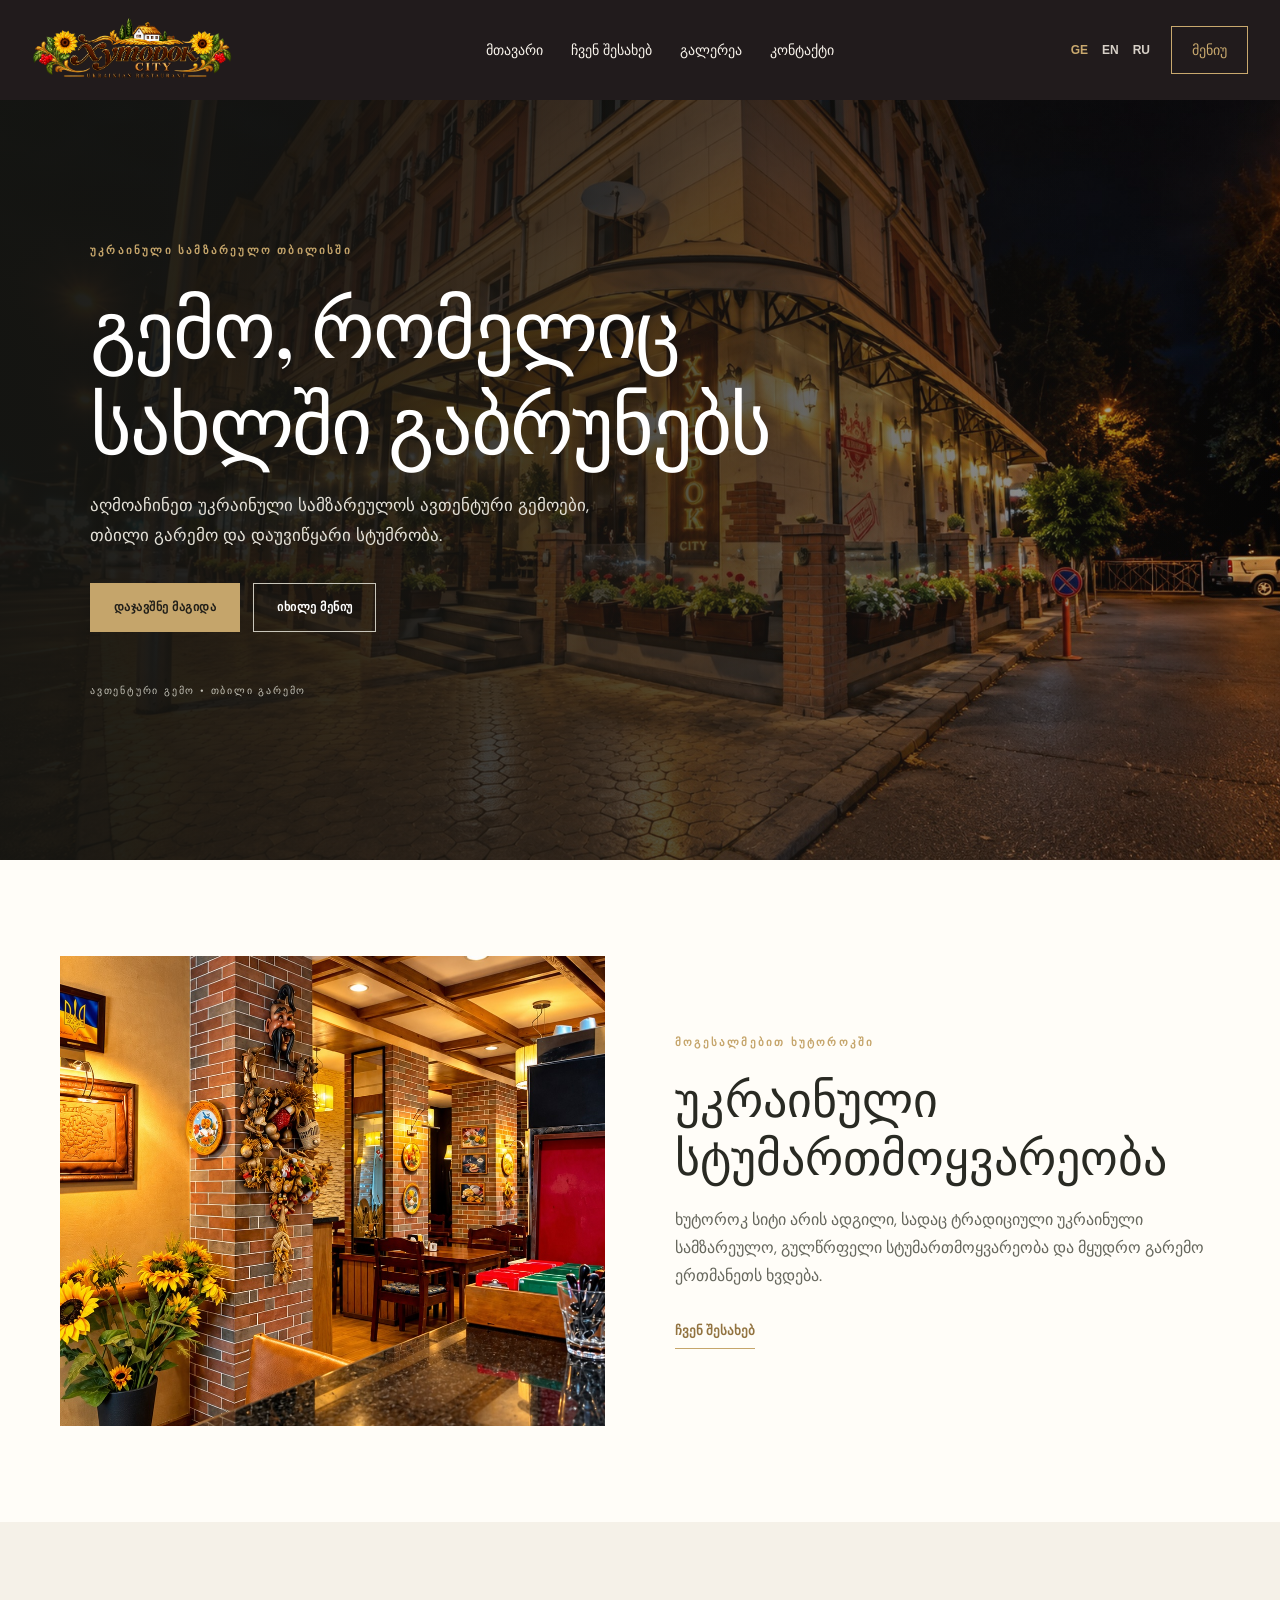
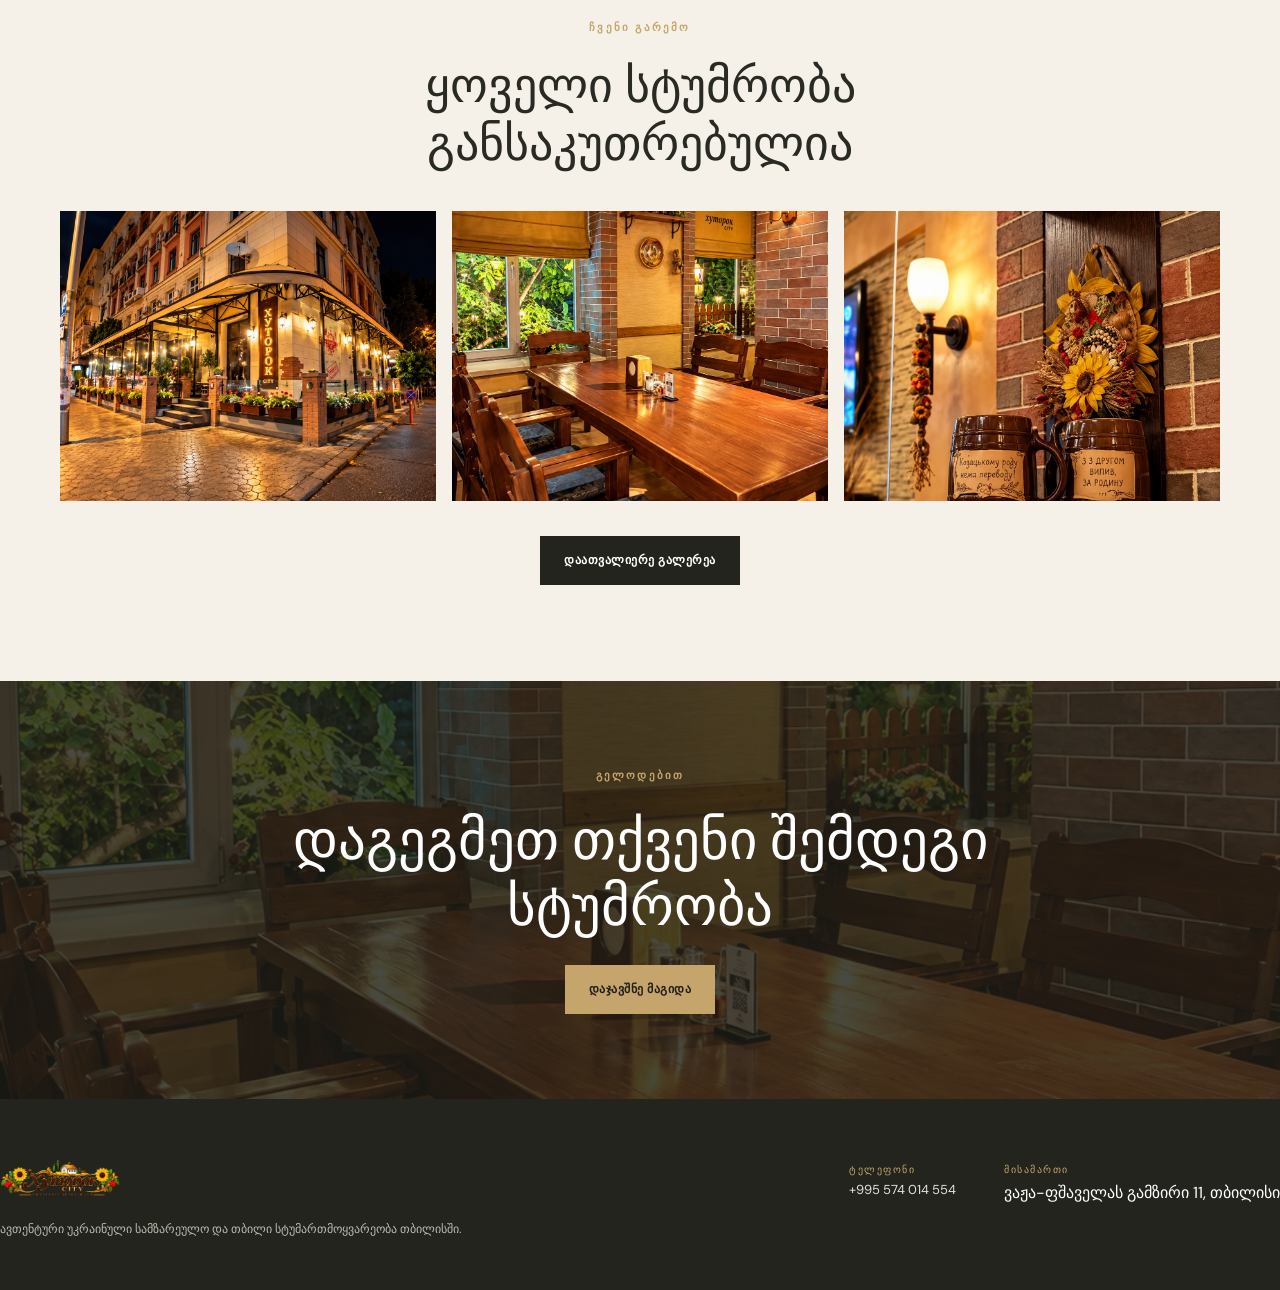
<file: index.html>
<!doctype html>
<html lang="ka">
  <head>
    <meta charset="utf-8" />
    <meta name="viewport" content="width=device-width, initial-scale=1" />
    <meta name="theme-color" content="#20231c" />

    <title>Khutorok City</title>

    <link rel="preconnect" href="https://fonts.googleapis.com" />
    <link rel="preconnect" href="https://fonts.gstatic.com" crossorigin />

    <link
      href="https://fonts.googleapis.com/css2?family=DM+Sans:wght@400;500;600;700&family=Playfair+Display:wght@400;500;600;700&display=swap"
      rel="stylesheet"
    />

    <link rel="stylesheet" href="css/style.css" />
  </head>

  <body>
    <div id="site-header"></div>

    <main>
      <!-- HERO SECTION -->
      <section class="hero">
        <div class="shade"></div>

        <div class="container hero-content">
          <p class="eyebrow" data-i18n="heroEyebrow">უკრაინული რესტორანი</p>

          <h1 data-i18n="heroTitle">
            გემო, რომელიც<br />
            სახლში გაბრუნებს
          </h1>

          <p class="hero-copy" data-i18n="heroDescription">
            ტრადიციული კერძები, თბილი გარემო და სტუმართმოყვარეობა, რომელიც გულში
            რჩება.
          </p>

          <div class="actions">
            <a class="btn gold" href="contact.html" data-i18n="heroReserve">
              დაჯავშნე მაგიდა
            </a>

            <a
              class="btn outline"
              href="https://xutorokcity.ofoodo.com/ka/groups?sellingType=isActiveDirectSelling"
              target="_blank"
              rel="noopener noreferrer"
              data-i18n="heroMenu"
            >
              ჩვენი მენიუ
            </a>
          </div>

          <p class="hero-note" data-i18n="heroBottom">
            ტრადიცია · გემო · სტუმართმოყვარეობა
          </p>
        </div>
      </section>

      <!-- WELCOME SECTION -->
      <section class="section">
        <div class="container split">
          <img
            class="feature-img"
            src="images/interior-main.jpg"
            alt="Khutorok City-ის ინტერიერი"
          />

          <div>
            <p class="eyebrow" data-i18n="welcomeEyebrow">
              კეთილი იყოს თქვენი მობრძანება
            </p>

            <h2 data-i18n="welcomeTitle">
              ადგილი, სადაც<br />
              გემო ისტორიად იქცევა
            </h2>

            <p data-i18n="welcomeText">
              Khutorok City-ში თითოეული სტუმარი განსაკუთრებულია. ჩვენი მიზანია,
              გაგიზიაროთ ტრადიციული უკრაინული სამზარეულოს გემო და მყუდრო გარემო.
            </p>

            <a class="text-link" href="about.html" data-i18n="welcomeLink">
              გაიგე მეტი ჩვენ შესახებ →
            </a>
          </div>
        </div>
      </section>

      <!-- GALLERY PREVIEW -->
      <section class="section pale">
        <div class="container">
          <div class="heading">
            <p class="eyebrow" data-i18n="experienceEyebrow">ჩვენი გარემო</p>

            <h2 data-i18n="experienceTitle">ყოველი მომენტი განსაკუთრებულია</h2>
          </div>

          <div class="gallery-grid">
            <img
              src="images/restaurant-exterior-night.jpg"
              alt="რესტორანი საღამოს"
            />

            <img src="images/interior-tables.jpg" alt="რესტორნის მაგიდები" />

            <img src="images/decoration-mugs.jpg" alt="რესტორნის დეკორაცია" />
          </div>

          <div class="center">
            <a class="btn dark" href="gallery.html" data-i18n="galleryButton">
              ნახე გალერეა
            </a>
          </div>
        </div>
      </section>

      <!-- RESERVATION CTA -->
      <section class="cta">
        <div class="container">
          <p class="eyebrow" data-i18n="reservationEyebrow">გელოდებით</p>

          <h2 data-i18n="reservationTitle">
            დაგეგმეთ თქვენი<br />
            განსაკუთრებული საღამო
          </h2>

          <a class="btn gold" href="contact.html" data-i18n="reservationButton">
            მაგიდის დაჯავშნა
          </a>
        </div>
      </section>
    </main>

    <div id="site-footer"></div>

    <script src="js/script.js"></script>
  </body>
</html>
</file>
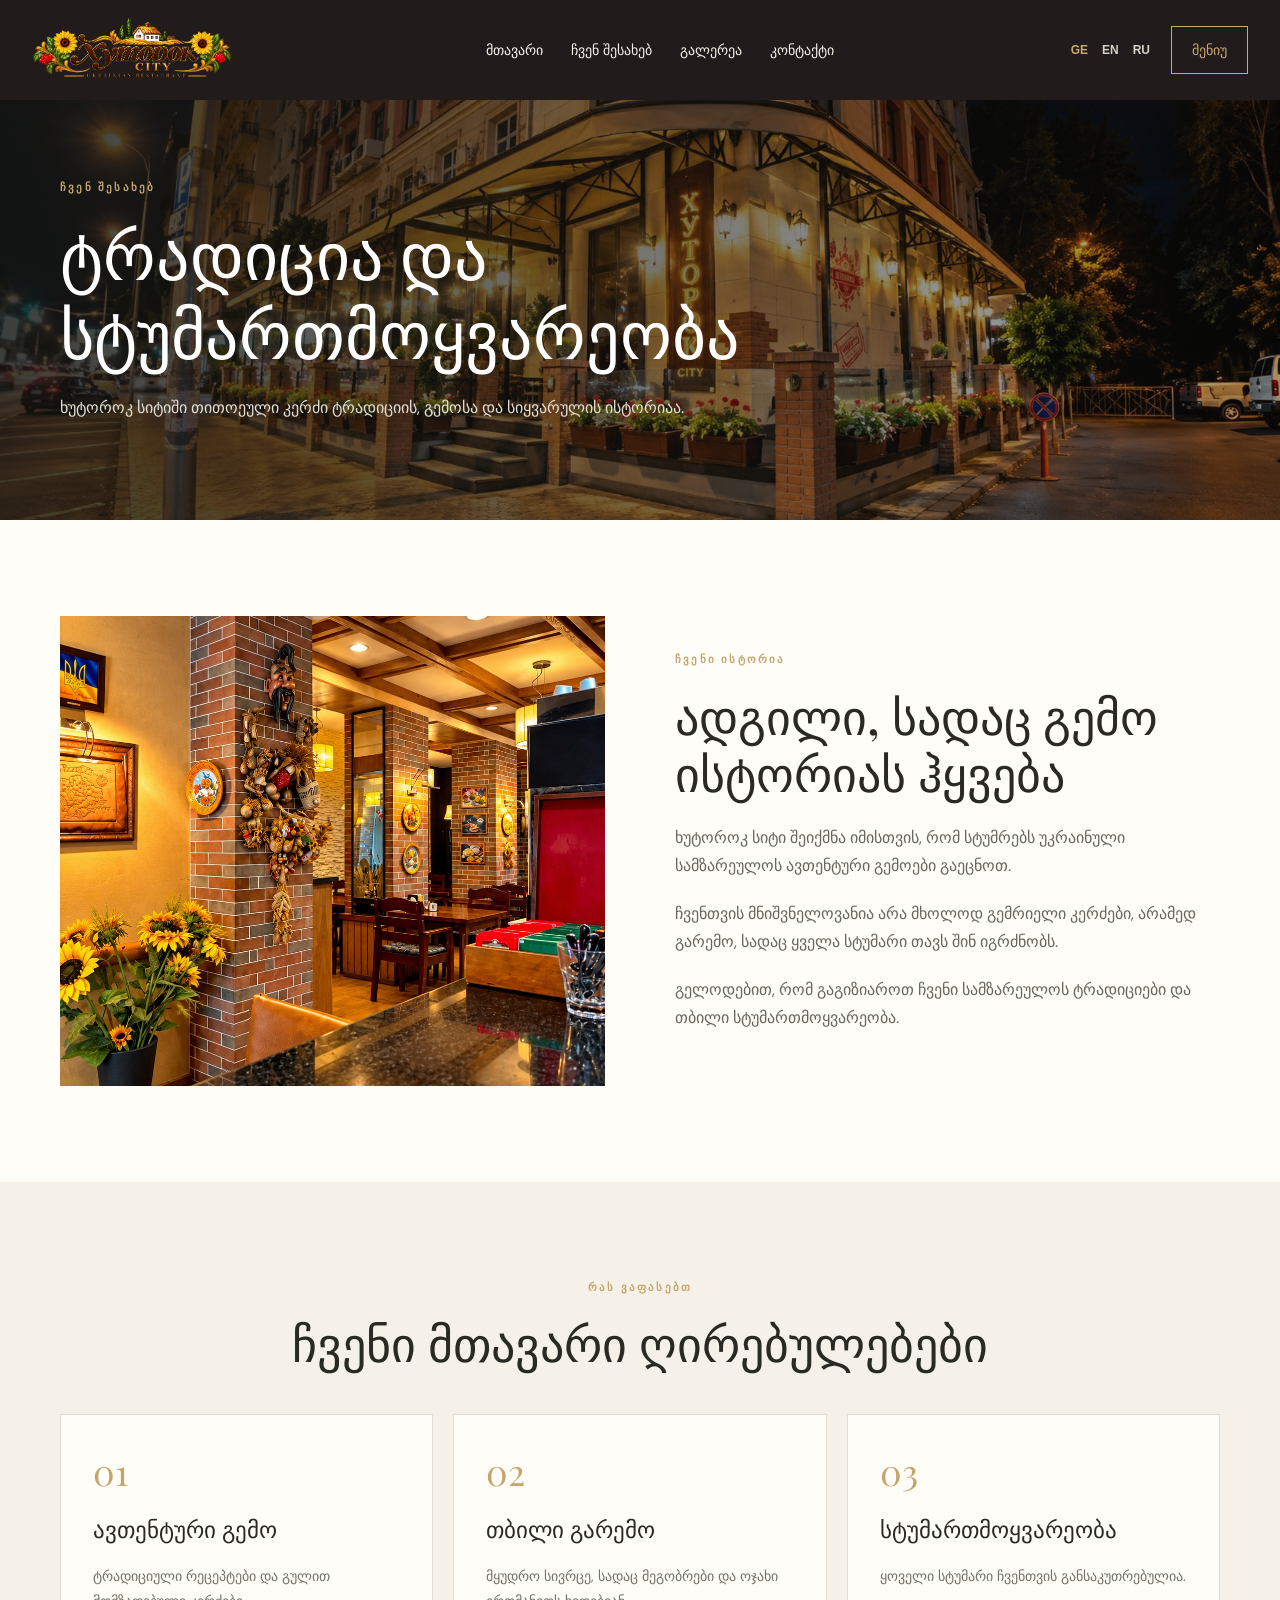
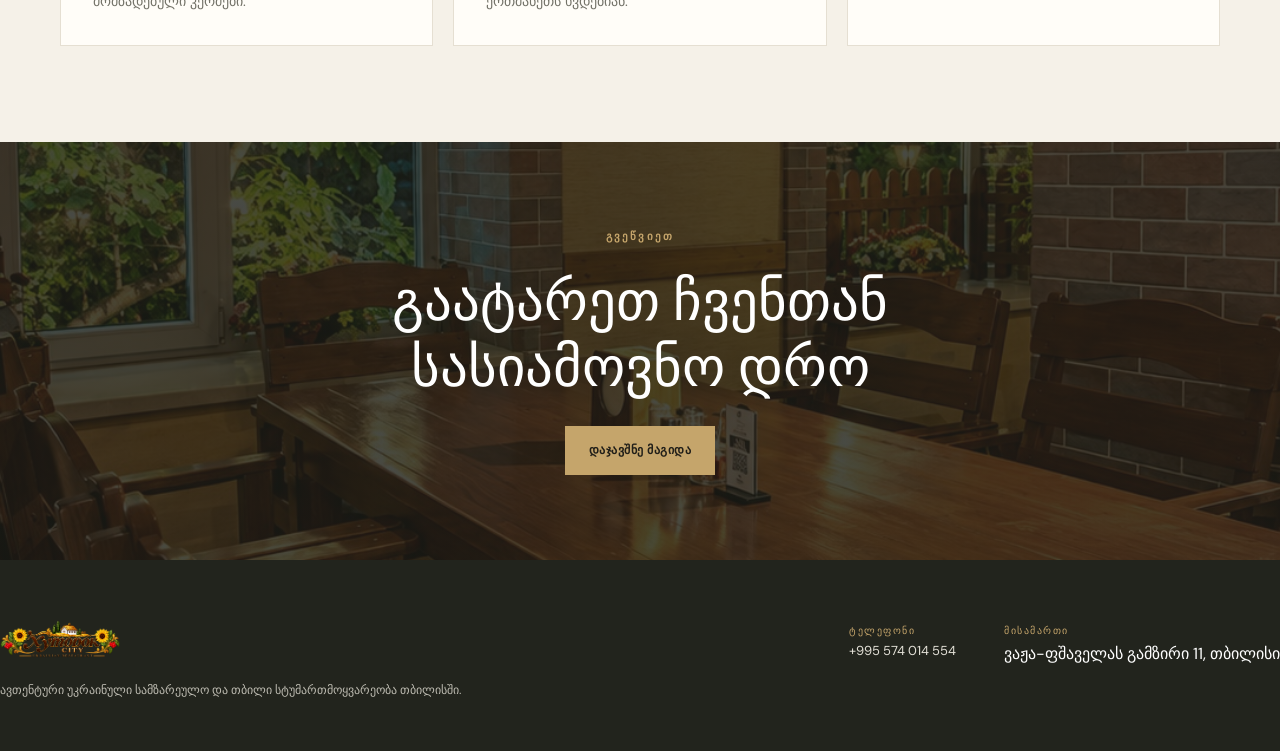
<file: about.html>
<!doctype html>
<html lang="ka">
  <head>
    <meta charset="utf-8" />
    <meta name="viewport" content="width=device-width, initial-scale=1" />
    <meta name="theme-color" content="#20231c" />

    <title>ჩვენ შესახებ | Khutorok City</title>

    <link rel="preconnect" href="https://fonts.googleapis.com" />
    <link rel="preconnect" href="https://fonts.gstatic.com" crossorigin />

    <link
      href="https://fonts.googleapis.com/css2?family=DM+Sans:wght@400;500;600;700&family=Playfair+Display:wght@400;500;600;700&display=swap"
      rel="stylesheet"
    />

    <link rel="stylesheet" href="css/style.css" />
  </head>

  <body>
    <div id="site-header"></div>

    <main>
      <section class="inner-hero about-bg">
        <div class="container">
          <p class="eyebrow" data-i18n="aboutEyebrow">ჩვენი ისტორია</p>

          <h1 data-i18n="aboutHeroTitle">
            ადგილი, სადაც გემო და სითბო ერთმანეთს ხვდება
          </h1>

          <p data-i18n="aboutHeroText">
            Khutorok City — სივრცე, სადაც ყოველი სტუმარი განსაკუთრებულია და
            ყოველი შეხვედრა სასიამოვნო მოგონებად იქცევა.
          </p>
        </div>
      </section>

      <section class="section">
        <div class="container split">
          <img
            class="feature-img"
            src="images/interior-main.jpg"
            alt="Khutorok City-ის ინტერიერი"
          />

          <div>
            <p class="eyebrow" data-i18n="aboutStoryEyebrow">ჩვენი ამბავი</p>

            <h2 data-i18n="aboutStoryTitle">მეტი, ვიდრე უბრალოდ რესტორანი</h2>

            <p data-i18n="aboutStoryText1">
              Khutorok City არის ადგილი, სადაც გემრიელი კერძები, მყუდრო გარემო
              და გულწრფელი სტუმართმოყვარეობა ერთმანეთს ერწყმის.
            </p>

            <p data-i18n="aboutStoryText2">
              ჩვენ გვჯერა, რომ საუკეთესო მომენტები საერთო სუფრასთან იქმნება —
              მეგობრებთან, ოჯახთან და საყვარელ ადამიანებთან.
            </p>

            <p data-i18n="aboutStoryText3">
              ვქმნით გარემოს, სადაც სტუმრებს შეუძლიათ დაისვენონ, ისიამოვნონ
              გემოთი და თავი შინაურად იგრძნონ.
            </p>
          </div>
        </div>
      </section>

      <section class="section pale">
        <div class="container">
          <div class="heading">
            <p class="eyebrow" data-i18n="aboutValuesEyebrow">
              ჩვენი ღირებულებები
            </p>

            <h2 data-i18n="aboutValuesTitle">რას ვაფასებთ ყველაზე მეტად</h2>
          </div>

          <div class="values">
            <article>
              <b>01</b>

              <h3 data-i18n="aboutValue1Title">სტუმართმოყვარეობა</h3>

              <p data-i18n="aboutValue1Text">
                თბილი და გულწრფელი გარემო თითოეული სტუმრისთვის.
              </p>
            </article>

            <article>
              <b>02</b>

              <h3 data-i18n="aboutValue2Title">გემოს სიყვარული</h3>

              <p data-i18n="aboutValue2Text">
                კერძები, რომლებიც სასიამოვნო მოგონებებს ქმნის.
              </p>
            </article>

            <article>
              <b>03</b>

              <h3 data-i18n="aboutValue3Title">მყუდრო გარემო</h3>

              <p data-i18n="aboutValue3Text">
                სასიამოვნო დრო მეგობრებთან და ოჯახთან ერთად.
              </p>
            </article>
          </div>
        </div>
      </section>

      <section class="cta">
        <div class="container">
          <p class="eyebrow" data-i18n="aboutCtaEyebrow">გელოდებით</p>

          <h2 data-i18n="aboutCtaTitle">
            თქვენი შემდეგი სასიამოვნო მოგონება აქ იწყება
          </h2>

          <a class="btn gold" href="contact.html" data-i18n="aboutCtaButton">
            დაგვიკავშირდით
          </a>
        </div>
      </section>
    </main>

    <div id="site-footer"></div>

    <script src="js/script.js"></script>
  </body>
</html>
</file>
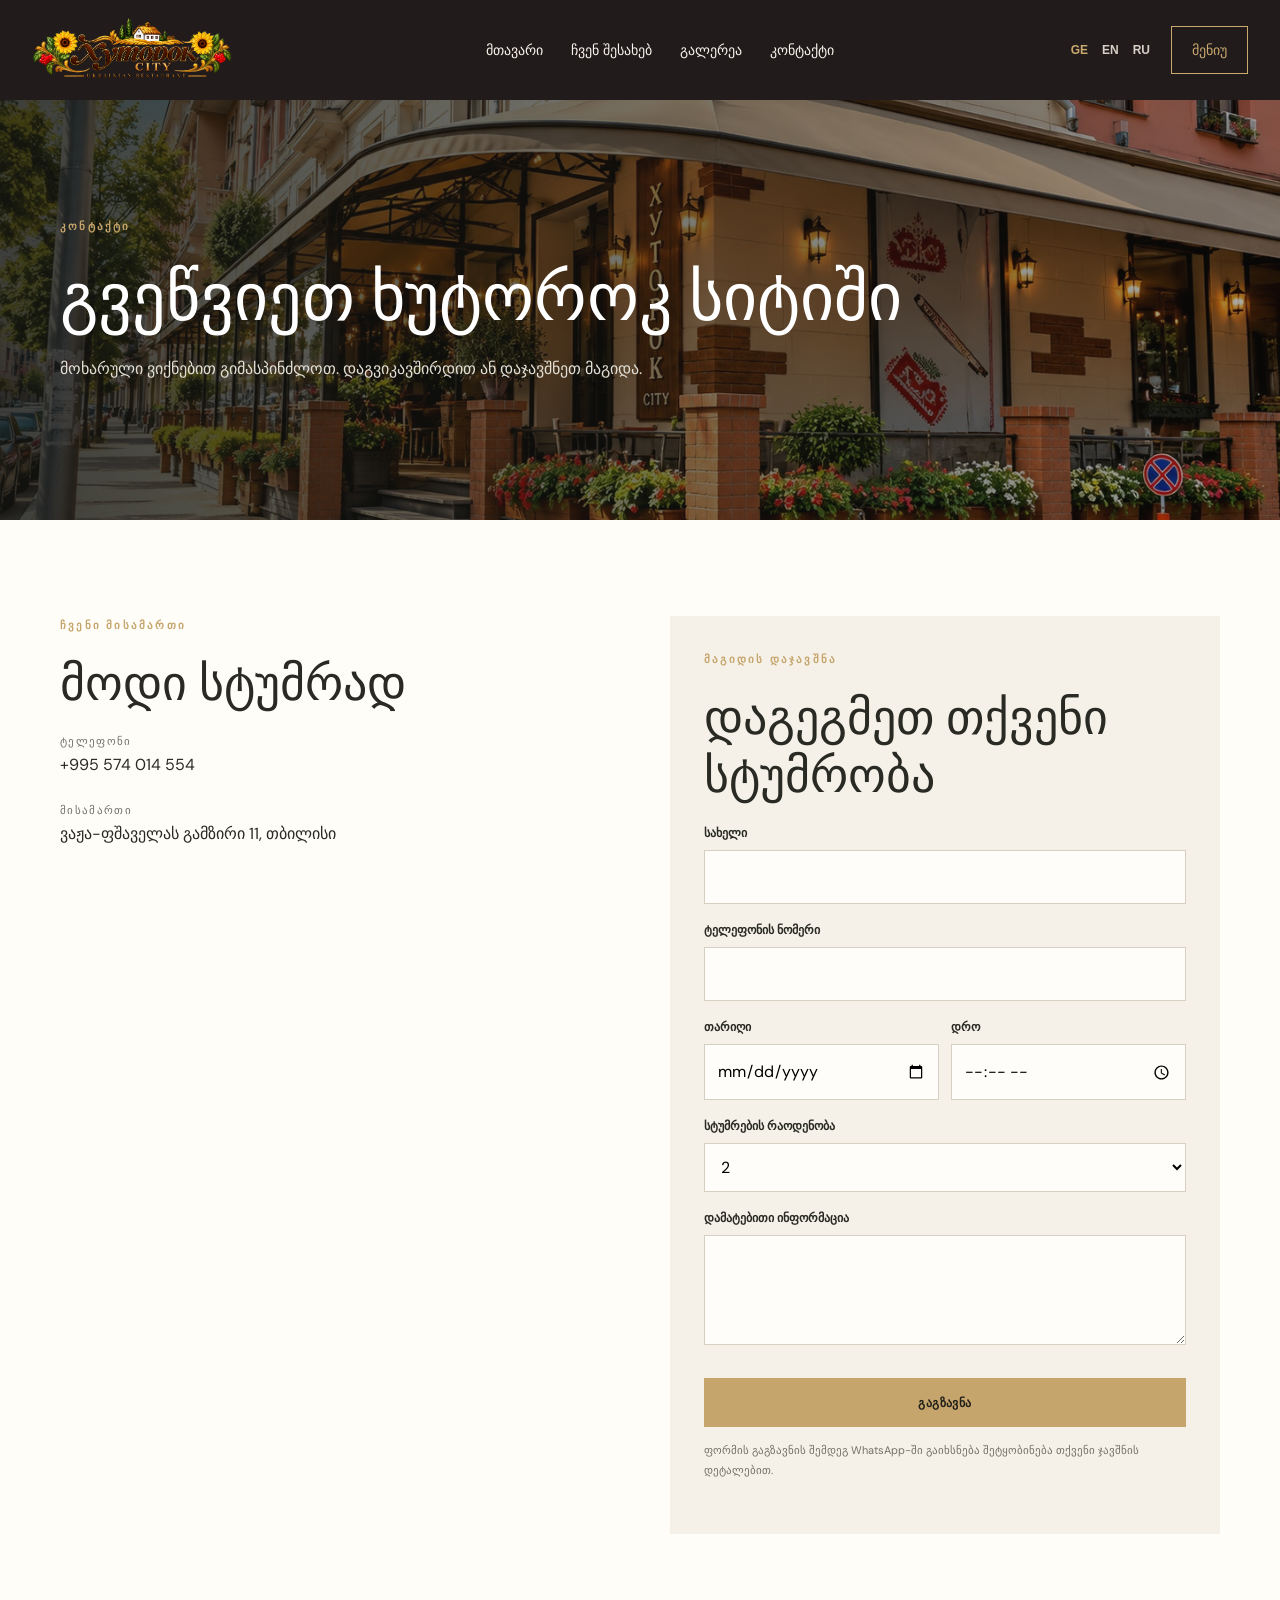
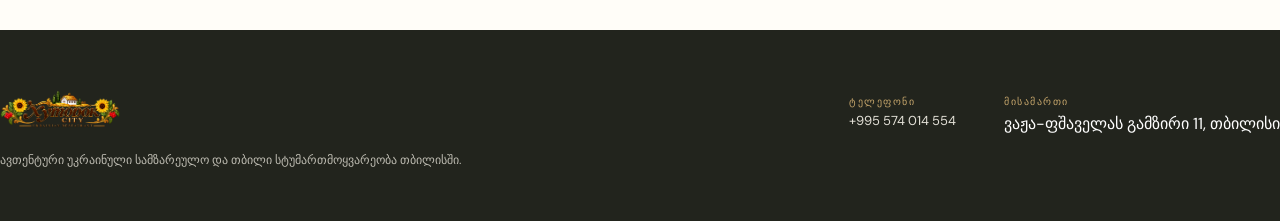
<file: contact.html>
<!doctype html>
<html lang="ka">
  <head>
    <meta charset="utf-8" />
    <meta name="viewport" content="width=device-width, initial-scale=1" />
    <meta name="theme-color" content="#20231c" />

    <title>კონტაქტი | Khutorok City</title>

    <link rel="preconnect" href="https://fonts.googleapis.com" />
    <link rel="preconnect" href="https://fonts.gstatic.com" crossorigin />

    <link
      href="https://fonts.googleapis.com/css2?family=DM+Sans:wght@400;500;600;700&family=Playfair+Display:wght@400;500;600;700&display=swap"
      rel="stylesheet"
    />

    <link rel="stylesheet" href="css/style.css" />
  </head>

  <body>
    <div id="site-header"></div>

    <main>
      <section class="inner-hero contact-bg">
        <div class="container">
          <p class="eyebrow" data-i18n="contactEyebrow">კონტაქტი</p>

          <h1 data-i18n="contactTitle">მოხარული ვიქნებით გიხილოთ</h1>

          <p data-i18n="contactText">
            დაგვიკავშირდით ან გამოგვიგზავნეთ მაგიდის დაჯავშნის მოთხოვნა.
          </p>
        </div>
      </section>

      <section class="section">
        <div class="container contact-layout">
          <div>
            <p class="eyebrow" data-i18n="contactInfoEyebrow">გვიპოვეთ</p>

            <h2 data-i18n="contactInfoTitle">მობრძანდით ჩვენთან</h2>

            <div class="contact-line">
              <small data-i18n="footerPhoneLabel"> ტელეფონი </small>

              <a href="tel:+995574014554"> +995 574 014 554 </a>
            </div>

            <div class="contact-line">
              <small data-i18n="footerAddressLabel"> მისამართი </small>

              <a
                href="https://www.google.com/maps/search/?api=1&query=11+Vazha-Pshavela+Avenue+Tbilisi"
                target="_blank"
                rel="noopener noreferrer"
                data-i18n="footerAddress"
              >
                11 ვაჟა-ფშაველას გამზირი, თბილისი
              </a>
            </div>

            <iframe
              class="map"
              title="Khutorok City-ის რუკა"
              loading="lazy"
              src="https://www.google.com/maps?q=11%20Vazha-Pshavela%20Avenue%2C%20Tbilisi&output=embed"
            ></iframe>
          </div>

          <form id="bookingForm" class="booking">
            <p class="eyebrow" data-i18n="bookingEyebrow">მაგიდის დაჯავშნა</p>

            <h2 data-i18n="bookingTitle">დაგეგმეთ თქვენი ვიზიტი</h2>

            <label for="guestName" data-i18n="formName"> სახელი </label>

            <input
              id="guestName"
              name="name"
              type="text"
              required
              autocomplete="name"
            />

            <label for="guestPhone" data-i18n="formPhone"> ტელეფონი </label>

            <input
              id="guestPhone"
              name="phone"
              type="tel"
              required
              autocomplete="tel"
            />

            <div class="form-row">
              <div>
                <label for="date" data-i18n="formDate"> თარიღი </label>

                <input id="date" name="date" type="date" required />
              </div>

              <div>
                <label for="time" data-i18n="formTime"> დრო </label>

                <input id="time" name="time" type="time" required />
              </div>
            </div>

            <label for="guests" data-i18n="formGuests">
              სტუმრების რაოდენობა
            </label>

            <select id="guests" name="guests">
              <option>2</option>
              <option>3</option>
              <option>4</option>
              <option>5</option>
              <option>6</option>
              <option>7+</option>
            </select>

            <label for="note" data-i18n="formNote">
              დამატებითი სურვილი (არასავალდებულო)
            </label>

            <textarea id="note" name="note" rows="3"></textarea>

            <button
              class="btn gold submit"
              type="submit"
              data-i18n="formSubmit"
            >
              WhatsApp-ით მოთხოვნის გაგზავნა
            </button>

            <p class="hint" data-i18n="formHint">
              WhatsApp გაიხსნება შევსებული შეტყობინებით. დაჯავშნა დადასტურდება
              რესტორნის პასუხის შემდეგ.
            </p>

            <p id="formStatus" role="status"></p>
          </form>
        </div>
      </section>
    </main>

    <div id="site-footer"></div>

    <script src="js/script.js"></script>
  </body>
</html>
</file>
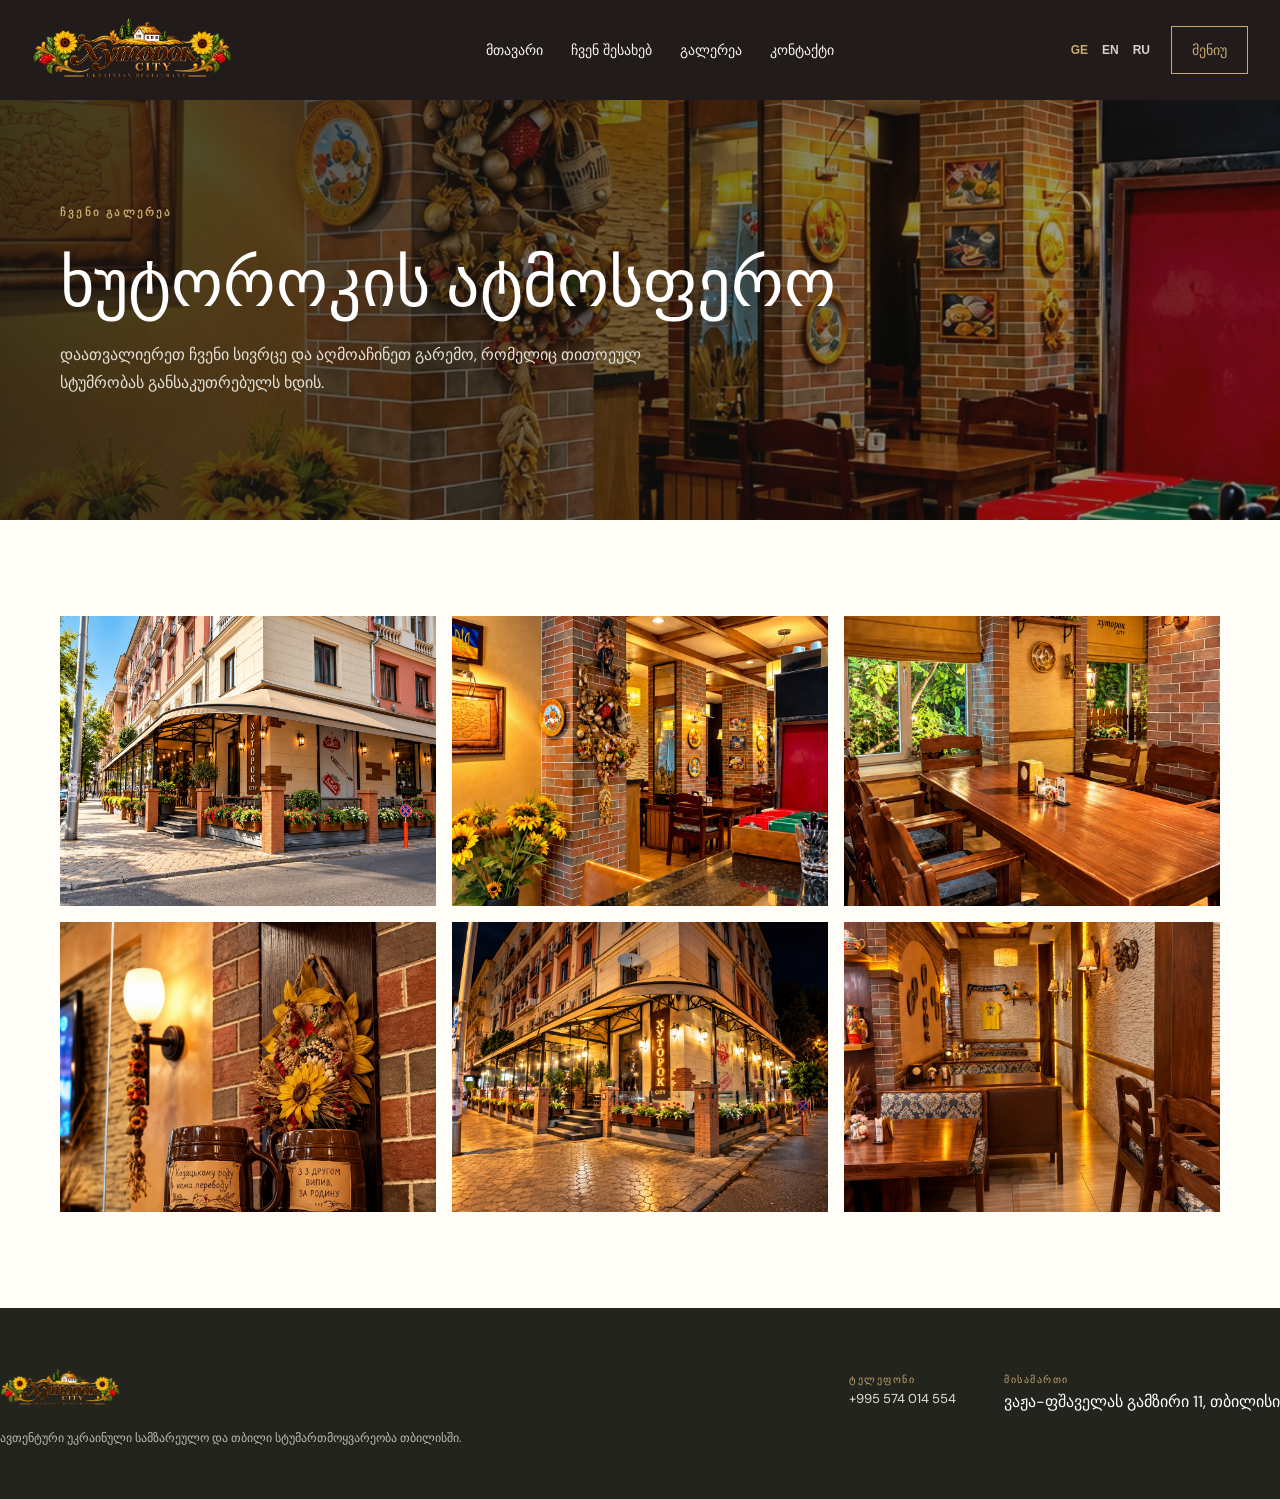
<file: gallery.html>
<!doctype html>
<html lang="ka">
  <head>
    <meta charset="utf-8" />
    <meta name="viewport" content="width=device-width, initial-scale=1" />
    <meta name="theme-color" content="#20231c" />

    <title>გალერეა | Khutorok City</title>

    <link rel="preconnect" href="https://fonts.googleapis.com" />
    <link rel="preconnect" href="https://fonts.gstatic.com" crossorigin />

    <link
      href="https://fonts.googleapis.com/css2?family=DM+Sans:wght@400;500;600;700&family=Playfair+Display:wght@400;500;600;700&display=swap"
      rel="stylesheet"
    />

    <link rel="stylesheet" href="css/style.css" />
  </head>

  <body>
    <div id="site-header"></div>

    <main>
      <section class="inner-hero gallery-bg">
        <div class="container">
          <p class="eyebrow" data-i18n="galleryEyebrow">ჩვენი გალერეა</p>

          <h1 data-i18n="galleryTitle">შეიგრძენი ჩვენი ატმოსფერო</h1>

          <p data-i18n="galleryText">
            ინტერიერის დეტალები, თბილი გარემო და მომენტები, რომლებიც
            გვაერთიანებს.
          </p>
        </div>
      </section>

      <section class="section">
        <div class="container gallery-grid full-gallery">
          <img
            src="images/restaurant-exterior-day.jpg"
            alt="რესტორნის ექსტერიერი დღისით"
          />

          <img src="images/interior-main.jpg" alt="რესტორნის ინტერიერი" />

          <img src="images/interior-tables.jpg" alt="რესტორნის მაგიდები" />

          <img src="images/decoration-mugs.jpg" alt="დეკორაცია" />

          <img
            src="images/restaurant-exterior-night.jpg"
            alt="რესტორნის ექსტერიერი ღამით"
          />

          <img src="images/interior-hall.jpg" alt="რესტორნის დარბაზი" />
        </div>
      </section>
    </main>

    <div id="site-footer"></div>

    <script src="js/script.js"></script>
  </body>
</html>
</file>
<file: css/style.css>
* {
  box-sizing: border-box;
}

:root {
  --dark: #22241d;
  --cream: #f5f1e8;
  --paper: #fffdf8;
  --gold: #c5a56b;
  --text: #292a23;
  --muted: #737268;

  --serif: "Playfair Display", Georgia, serif;
  --sans: "DM Sans", Arial, sans-serif;

  --max: 1160px;
}

body {
  margin: 0;
  background: var(--paper);
  color: var(--text);
  font: 16px/1.75 var(--sans);
}

img {
  display: block;
  width: 100%;
  max-width: 100%;
  object-fit: cover;
}

a {
  color: inherit;
  text-decoration: none;
}

h1,
h2,
h3 {
  font-family: var(--serif);
  font-weight: 500;
  line-height: 1.2;
  margin: 0 0 22px;
}

h2 {
  font-size: clamp(32px, 4vw, 48px);
}

p {
  margin: 0 0 20px;
}

.container {
  width: min(var(--max), calc(100% - 48px));
  margin: auto;
}

.section {
  padding: 96px 0;
}

.pale {
  background: var(--cream);
}

.eyebrow {
  font-size: 11px;
  letter-spacing: 0.2em;
  text-transform: uppercase;
  color: var(--gold);
  font-weight: 700;
  margin: 0 0 17px;
}

/* HEADER */

.site-header {
  background: var(--dark);
  color: #fff;
  position: relative;
  z-index: 9;
}

.header-inner {
  min-height: 92px;
  display: flex;
  align-items: center;
  justify-content: space-between;
  gap: 24px;
}

.logo img {
  width: 130px;
  height: 68px;
  object-fit: contain;
}

.navigation {
  display: flex;
  align-items: center;
  gap: 24px;
}

.navigation a {
  font-size: 13px;
  color: #e5e2d9;
}

.navigation a:hover,
.navigation a.active {
  color: var(--gold);
}

.navigation .menu-link {
  border: 1px solid #8d7954;
  padding: 8px 15px;
}

.header-actions {
  display: flex;
  align-items: center;
  gap: 12px;
}

.language-switcher {
  display: flex;
  gap: 3px;
}

.language-btn {
  border: 0;
  background: transparent;
  color: #aaa99e;
  font-size: 11px;
  font-weight: 700;
  padding: 7px 5px;
  cursor: pointer;
}

.language-btn.active,
.language-btn:hover {
  color: var(--gold);
}

.menu-toggle {
  display: none;
  color: white;
  background: none;
  border: 1px solid #666;
  padding: 5px 10px;
  font-size: 22px;
}

/* BUTTONS */

.btn {
  display: inline-flex;
  justify-content: center;
  align-items: center;
  padding: 13px 23px;
  min-height: 49px;
  border: 1px solid transparent;
  font-size: 12px;
  font-weight: 700;
  letter-spacing: 0.04em;
  cursor: pointer;
  transition: 0.2s;
}

.btn:hover {
  transform: translateY(-2px);
}

.gold {
  background: var(--gold);
  color: #211f19;
}

.gold:hover {
  background: #dbc697;
}

.outline {
  border-color: #c9c6bb;
  color: #fff;
}

.dark {
  background: var(--dark);
  color: #fff;
}

/* HERO */

.hero {
  min-height: 650px;
  display: flex;
  align-items: center;
  position: relative;

  background: #25271f url("../images/restaurant-exterior-night.jpg") center /
    cover no-repeat;

  color: white;
}

.shade {
  position: absolute;
  inset: 0;

  background: linear-gradient(
    90deg,
    rgba(20, 21, 17, 0.85),
    rgba(20, 21, 17, 0.48) 58%,
    rgba(20, 21, 17, 0.12)
  );
}

.hero-content {
  position: relative;
  padding: 75px 0;
}

.hero h1 {
  font-size: clamp(46px, 7vw, 80px);
  max-width: 780px;
  letter-spacing: -0.025em;
}

.hero-copy {
  max-width: 560px;
  color: #e4e1d8;
  font-size: 17px;
}

.actions {
  display: flex;
  gap: 13px;
  flex-wrap: wrap;
  margin-top: 32px;
}

.hero-note {
  font-size: 10px;
  letter-spacing: 0.18em;
  color: #c2c0b6;
  margin-top: 50px;
}

/* WELCOME */

.split {
  display: grid;
  grid-template-columns: 1fr 1fr;
  align-items: center;
  gap: 70px;
}

.feature-img {
  height: 470px;
}

.split p:not(.eyebrow) {
  color: #66675d;
}

.text-link {
  display: inline-block;
  color: #927340;
  border-bottom: 1px solid var(--gold);
  padding-bottom: 5px;
  font-size: 13px;
  font-weight: 700;
  margin-top: 10px;
}

/* GALLERY */

.heading {
  text-align: center;
  margin: 0 auto 42px;
  max-width: 750px;
}

.gallery-grid {
  display: grid;
  grid-template-columns: repeat(3, 1fr);
  gap: 16px;
}

.gallery-grid img {
  height: 290px;
}

.center {
  text-align: center;
  margin-top: 35px;
}

/* CTA */

.cta {
  background:
    linear-gradient(rgba(27, 29, 23, 0.8), rgba(27, 29, 23, 0.8)),
    url("../images/interior-tables.jpg") center / cover;

  color: white;
  text-align: center;
  padding: 85px 0;
}

.cta h2 {
  font-size: clamp(34px, 5vw, 55px);
  max-width: 780px;
  margin: 0 auto 30px;
}

/* INNER PAGE HERO */

.inner-hero {
  min-height: 420px;
  display: flex;
  align-items: center;
  position: relative;
  color: white;
  background: center / cover;
}

.inner-hero::before {
  content: "";
  position: absolute;
  inset: 0;

  background: linear-gradient(
    90deg,
    rgba(20, 21, 17, 0.82),
    rgba(20, 21, 17, 0.35)
  );
}

.inner-hero .container {
  position: relative;
  padding: 70px 0;
}

.inner-hero h1 {
  font-size: clamp(40px, 6vw, 66px);
  max-width: 850px;
}

.inner-hero p:last-child {
  max-width: 650px;
  color: #e2dfd5;
}

.about-bg {
  background-image: url("../images/restaurant-exterior-night.jpg");
}

.gallery-bg {
  background-image: url("../images/interior-main.jpg");
}

.contact-bg {
  background-image: url("../images/restaurant-exterior-day.jpg");
}

/* ABOUT VALUES */

.values {
  display: grid;
  grid-template-columns: repeat(3, 1fr);
  gap: 20px;
}

.values article {
  padding: 32px;
  background: var(--paper);
  border: 1px solid #e5dfd2;
}

.values b {
  display: block;
  color: var(--gold);
  font: 36px var(--serif);
  margin-bottom: 20px;
}

.values h3 {
  font-size: 23px;
}

.values p {
  font-size: 14px;
  color: var(--muted);
  margin: 0;
}

/* CONTACT */

.contact-layout {
  display: grid;
  grid-template-columns: 1fr 1fr;
  gap: 60px;
  align-items: start;
}

.contact-line {
  display: flex;
  flex-direction: column;
  margin: 22px 0;
}

.contact-line small {
  font-size: 11px;
  color: var(--muted);
  letter-spacing: 0.12em;
  text-transform: uppercase;
}

.map {
  width: 100%;
  height: 290px;
  border: 0;
  margin-top: 24px;
}

/* BOOKING FORM */

.booking {
  padding: 34px;
  background: var(--cream);
}

.booking label {
  display: block;
  font-size: 12px;
  font-weight: 700;
  margin: 16px 0 6px;
}

.booking input,
.booking select,
.booking textarea {
  width: 100%;
  padding: 12px;
  border: 1px solid #d7d0c2;
  background: #fffdf9;
  border-radius: 0;
  font: inherit;
}

.booking input:focus,
.booking select:focus,
.booking textarea:focus {
  outline: 1px solid var(--gold);
}

.form-row {
  display: grid;
  grid-template-columns: 1fr 1fr;
  gap: 12px;
}

.submit {
  width: 100%;
  margin-top: 24px;
}

.hint {
  font-size: 11px;
  color: var(--muted);
  margin: 14px 0 0;
}

/* FOOTER */

.site-footer {
  background: var(--dark);
  color: #fff;
  padding: 50px 0;
}

.footer-inner {
  display: flex;
  justify-content: space-between;
  align-items: center;
  gap: 35px;
}

.footer-brand img {
  width: 120px;
  height: 60px;
  object-fit: contain;
  margin-bottom: 10px;
}

.footer-brand p {
  font-size: 12px;
  color: #bdbbb1;
  margin: 0;
}

.footer-contact {
  display: flex;
  gap: 48px;
}

.footer-contact-block {
  display: flex;
  flex-direction: column;
}

.footer-contact-block span {
  font-size: 10px;
  color: var(--gold);
  letter-spacing: 0.15em;
  text-transform: uppercase;
}

.footer-contact-block a {
  font-size: 13px;
  color: #e5e2d9;
}

/* TABLET */

@media (max-width: 900px) {
  .header-inner {
    min-height: 80px;
  }

  .logo img {
    width: 112px;
  }

  .menu-toggle {
    display: block;
  }

  .navigation {
    display: none;
    position: absolute;
    top: 100%;
    left: 0;
    right: 0;

    background: var(--dark);
    padding: 18px 24px 25px;

    flex-direction: column;
    align-items: stretch;
    gap: 0;
  }

  .navigation.open {
    display: flex;
  }

  .navigation a {
    padding: 11px 0;
  }

  .navigation .menu-link {
    text-align: center;
    margin-top: 7px;
  }

  .split {
    gap: 35px;
  }

  .contact-layout {
    gap: 32px;
  }

  .gallery-grid img {
    height: 240px;
  }

  .footer-inner {
    align-items: flex-start;
    flex-direction: column;
  }

  .values {
    grid-template-columns: 1fr;
  }
}

/* MOBILE */

@media (max-width: 600px) {
  .container {
    width: calc(100% - 32px);
  }

  .header-inner {
    gap: 10px;
  }

  .header-actions {
    gap: 7px;
  }

  .language-btn {
    padding: 6px 4px;
    font-size: 10px;
  }

  .hero {
    min-height: 560px;
  }

  .hero-content {
    padding: 55px 0;
  }

  .hero h1 {
    font-size: 43px;
  }

  .hero-copy {
    font-size: 15px;
  }

  .actions {
    flex-direction: column;
    align-items: stretch;
    max-width: 300px;
  }

  .hero-note {
    margin-top: 35px;
    font-size: 9px;
  }

  .section {
    padding: 60px 0;
  }

  .split {
    grid-template-columns: 1fr;
    gap: 32px;
  }

  .feature-img {
    height: 300px;
  }

  .gallery-grid {
    grid-template-columns: 1fr 1fr;
    gap: 10px;
  }

  .gallery-grid img {
    height: 180px;
  }

  .gallery-grid img:first-child {
    grid-column: span 2;
    height: 250px;
  }

  .cta {
    padding: 65px 0;
  }

  .cta h2 {
    font-size: 34px;
  }

  .inner-hero {
    min-height: 350px;
  }

  .inner-hero .container {
    padding: 50px 0;
  }

  .inner-hero h1 {
    font-size: 39px;
  }

  .inner-hero p:last-child {
    font-size: 14px;
  }

  .contact-layout {
    grid-template-columns: 1fr;
    gap: 40px;
  }

  .booking {
    padding: 24px 18px;
  }

  .footer-contact {
    flex-direction: column;
    gap: 20px;
  }

  .form-row {
    gap: 9px;
  }

  .full-gallery img {
    height: 180px;
  }
}

/* =========================================
   HEADER FIX — DESKTOP + MOBILE
========================================= */

.site-header {
  position: relative;
  z-index: 1000;
  width: 100%;
  background: #211b1c;
}

.header-inner {
  width: min(100% - 64px, 1440px);
  min-height: 100px;
  margin: 0 auto;

  display: grid;
  grid-template-columns: 220px minmax(0, 1fr) auto;
  align-items: center;
  gap: 32px;
}

/* LOGO */

.site-header .logo {
  display: flex;
  align-items: center;
  justify-content: flex-start;

  width: 100%;
  max-width: 220px;
  min-width: 0;
}

.site-header .logo img {
  display: block;
  width: 100%;
  max-width: 200px;
  height: 72px;

  object-fit: contain;
  object-position: left center;
}

/* NAVIGATION */

.navigation {
  display: flex;
  justify-content: center;
  align-items: center;
  gap: clamp(16px, 2.2vw, 36px);

  min-width: 0;
}

.navigation a {
  color: #f8f3eb;
  text-decoration: none;
  white-space: nowrap;
  font-size: 14px;
  transition: color 0.25s ease;
}

.navigation a:hover {
  color: #c9a96e;
}

/* RIGHT SIDE */

.header-actions {
  display: flex;
  align-items: center;
  justify-content: flex-end;
  gap: 18px;
}

.language-switcher {
  display: flex;
  align-items: center;
  gap: 8px;
}

.language-btn {
  border: 0;
  background: transparent;
  color: #d7d0c7;

  padding: 6px 3px;
  font-size: 12px;
  cursor: pointer;
}

.language-btn.active,
.language-btn:hover {
  color: #c9a96e;
}

.menu-link {
  display: inline-flex;
  align-items: center;
  justify-content: center;

  padding: 11px 20px;
  border: 1px solid #c9a96e;

  color: #c9a96e;
  text-decoration: none;
  white-space: nowrap;
  font-size: 14px;

  transition:
    background 0.25s ease,
    color 0.25s ease;
}

.menu-link:hover {
  background: #c9a96e;
  color: #211b1c;
}

/* HAMBURGER */

.menu-toggle {
  display: none;
}

/* =========================================
   HERO IMAGE
========================================= */

.hero {
  position: relative;
  min-height: min(760px, calc(100vh - 100px));

  display: flex;
  align-items: center;

  background-position: center;
  background-size: cover;
  background-repeat: no-repeat;
}

.hero::before {
  content: "";
  position: absolute;
  inset: 0;

  background: linear-gradient(
    90deg,
    rgba(24, 18, 18, 0.78) 0%,
    rgba(24, 18, 18, 0.48) 48%,
    rgba(24, 18, 18, 0.15) 100%
  );
}

.hero-content {
  position: relative;
  z-index: 1;

  width: min(100% - 64px, 1100px);
  margin: 0 auto;
  padding: 80px 0;
}

/* =========================================
   TABLET
========================================= */

@media (max-width: 1100px) {
  .header-inner {
    width: calc(100% - 40px);
    grid-template-columns: 160px minmax(0, 1fr) auto;
    gap: 20px;
  }

  .site-header .logo img {
    max-width: 150px;
    height: 60px;
  }

  .navigation {
    gap: 16px;
  }

  .navigation a {
    font-size: 12px;
  }

  .header-actions {
    gap: 12px;
  }

  .menu-link {
    padding: 9px 12px;
    font-size: 12px;
  }
}

/* =========================================
   MOBILE
========================================= */

@media (max-width: 760px) {
  .header-inner {
    width: calc(100% - 32px);
    min-height: 78px;

    display: flex;
    justify-content: space-between;
    gap: 12px;
  }

  .site-header .logo {
    max-width: 155px;
  }

  .site-header .logo img {
    max-width: 150px;
    height: 56px;
  }

  .menu-toggle {
    display: flex;
    flex-direction: column;
    justify-content: center;
    gap: 5px;

    width: 42px;
    height: 42px;
    padding: 8px;

    border: 1px solid rgba(201, 169, 110, 0.5);
    background: transparent;
    cursor: pointer;
  }

  .menu-toggle span {
    display: block;
    width: 100%;
    height: 2px;
    background: #c9a96e;
  }

  .navigation {
    display: none;

    position: absolute;
    top: 78px;
    left: 0;
    right: 0;

    flex-direction: column;
    align-items: stretch;
    gap: 0;

    padding: 12px 20px;
    background: #211b1c;
  }

  .navigation.open {
    display: flex;
  }

  .navigation a {
    padding: 14px 8px;
    font-size: 15px;
    border-bottom: 1px solid rgba(255, 255, 255, 0.08);
  }

  .header-actions {
    display: flex;
    align-items: center;
    gap: 10px;
  }

  .menu-link {
    display: none;
  }

  .hero {
    min-height: 650px;
    min-height: 78svh;
  }

  .hero-content {
    width: calc(100% - 40px);
    padding: 60px 0;
  }
}
</file>
